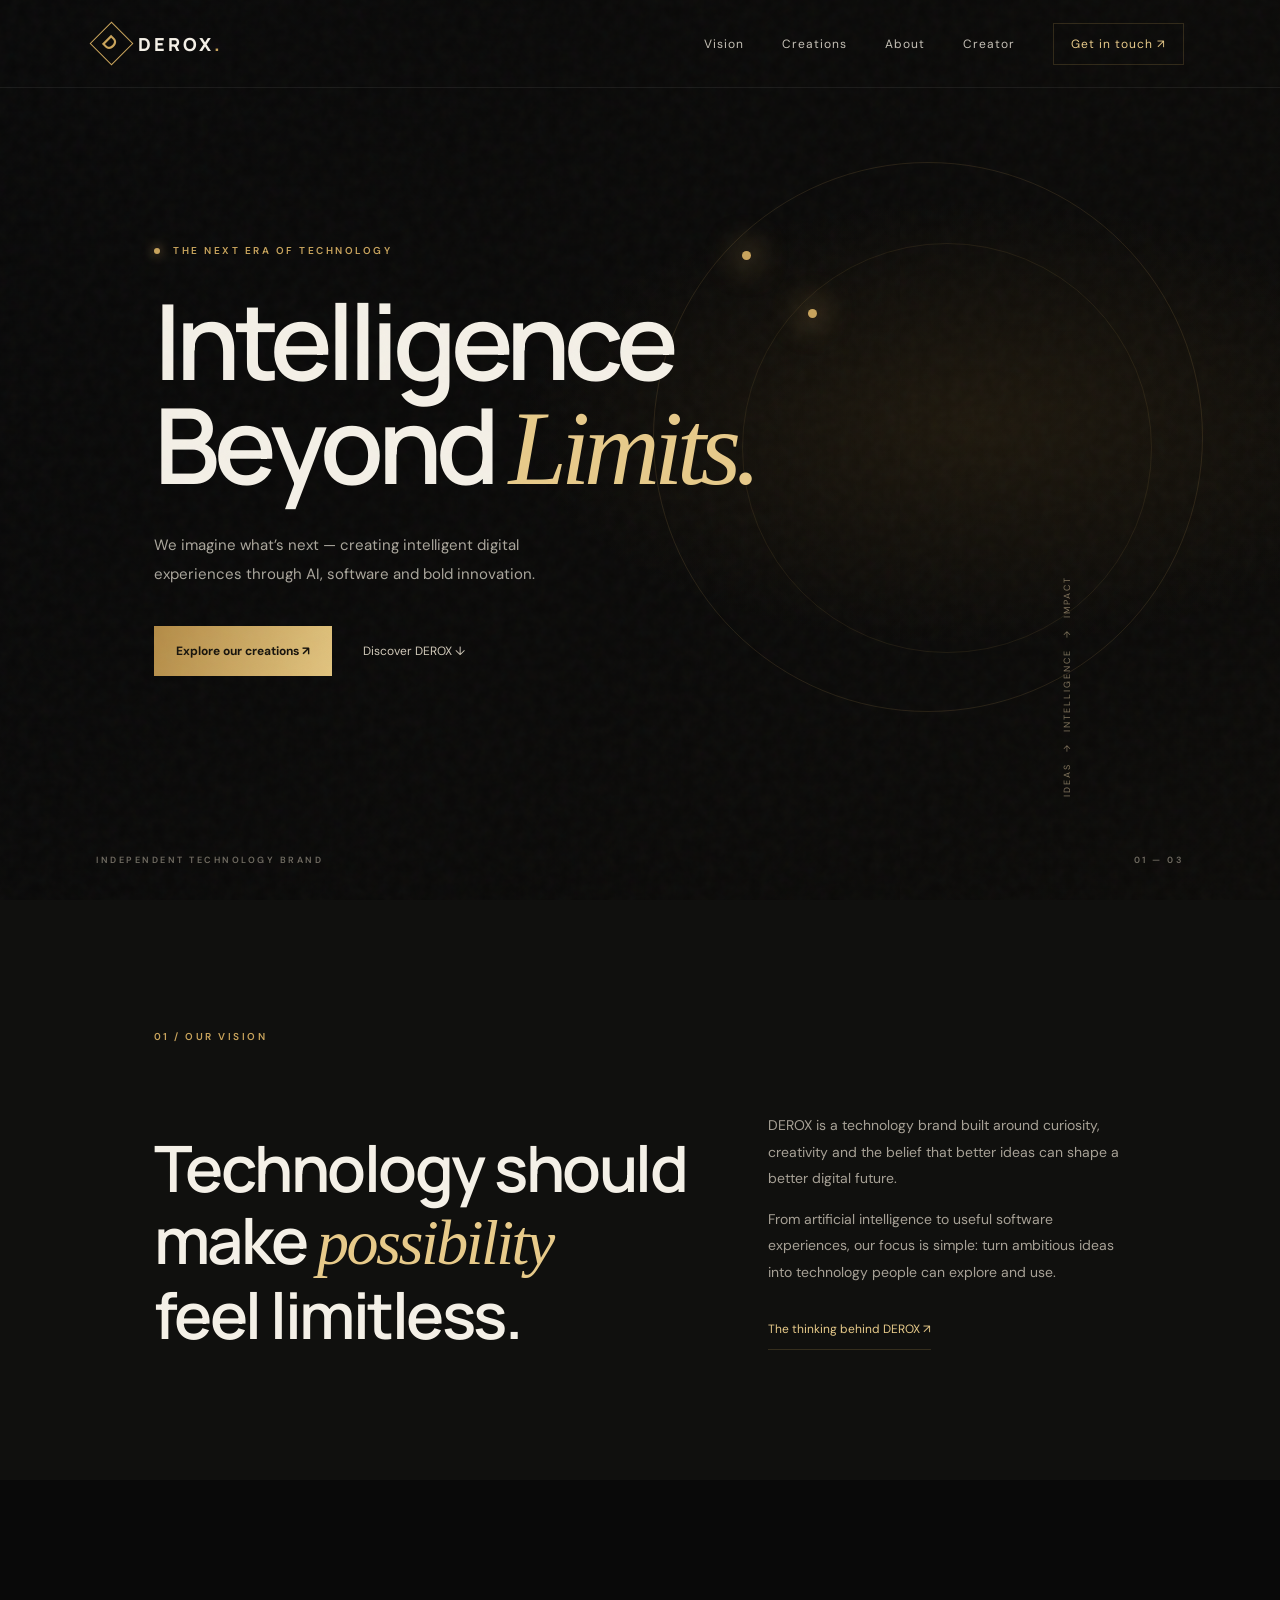
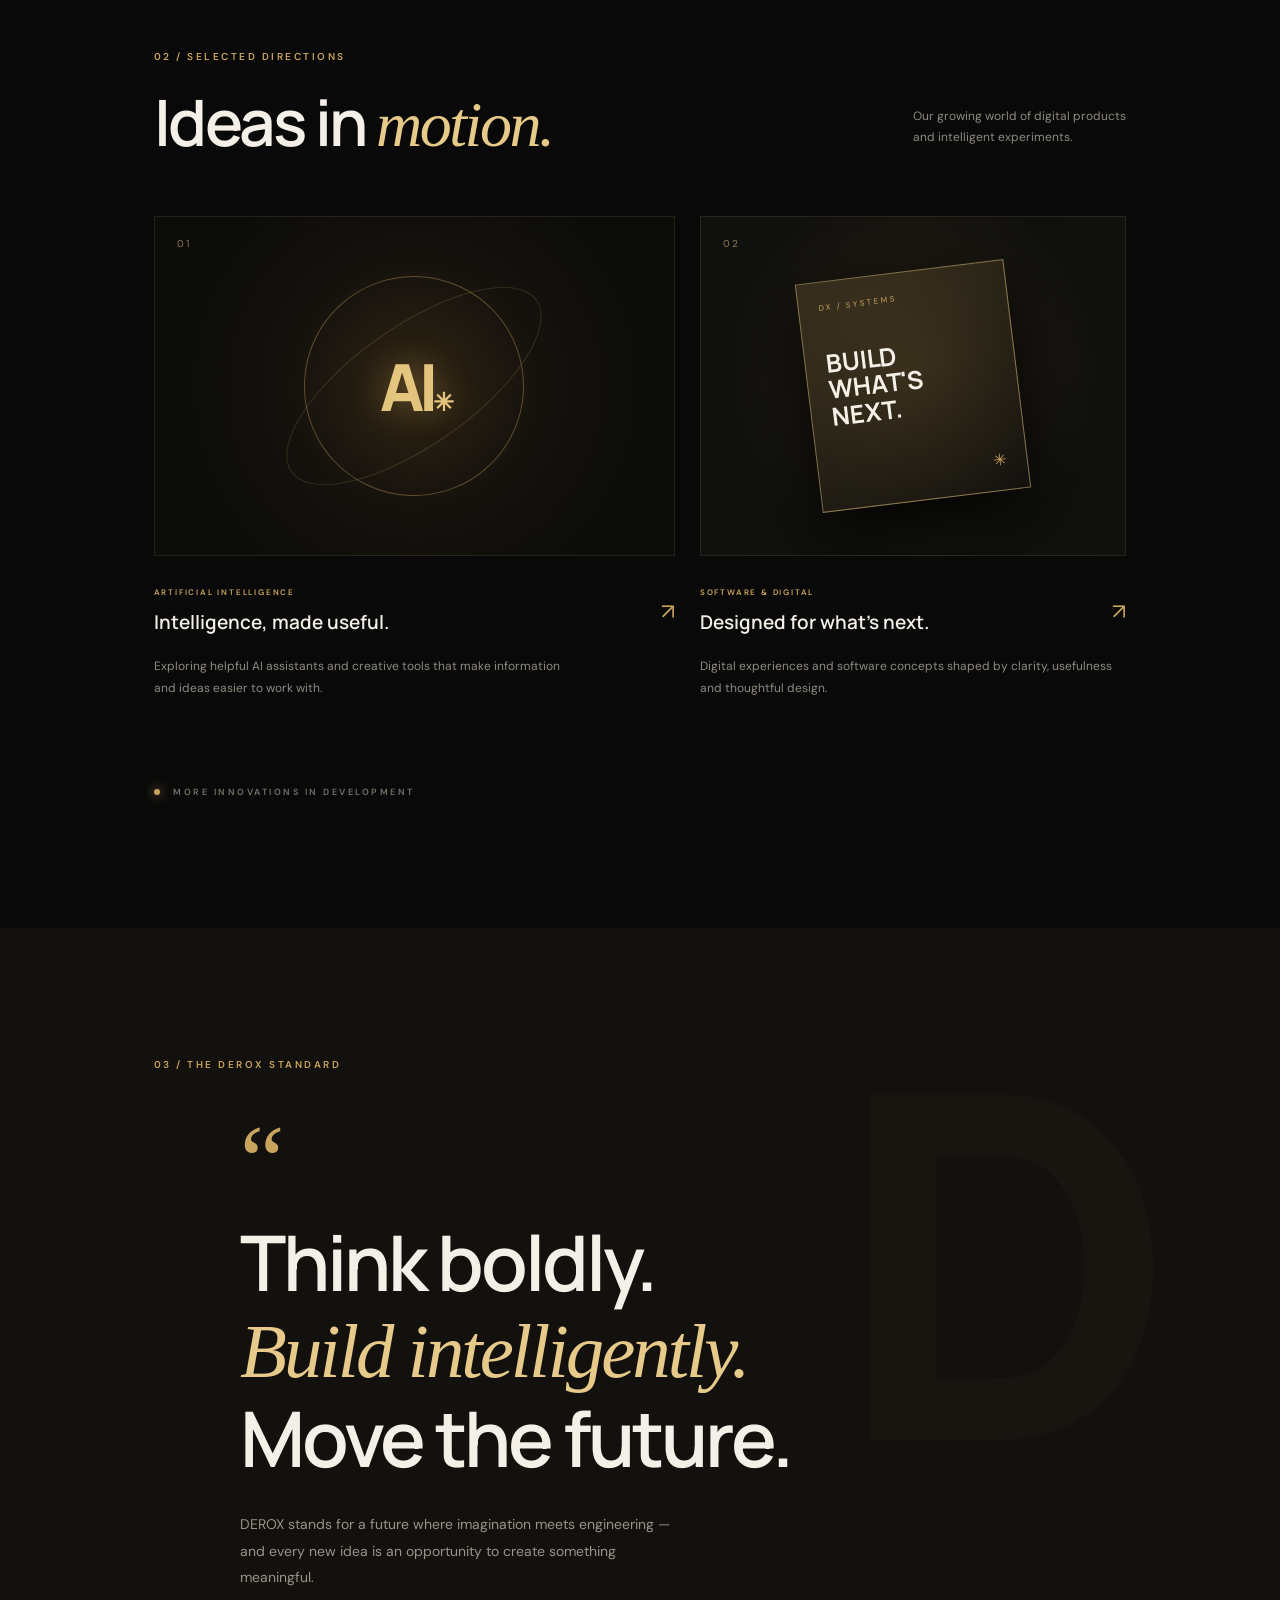
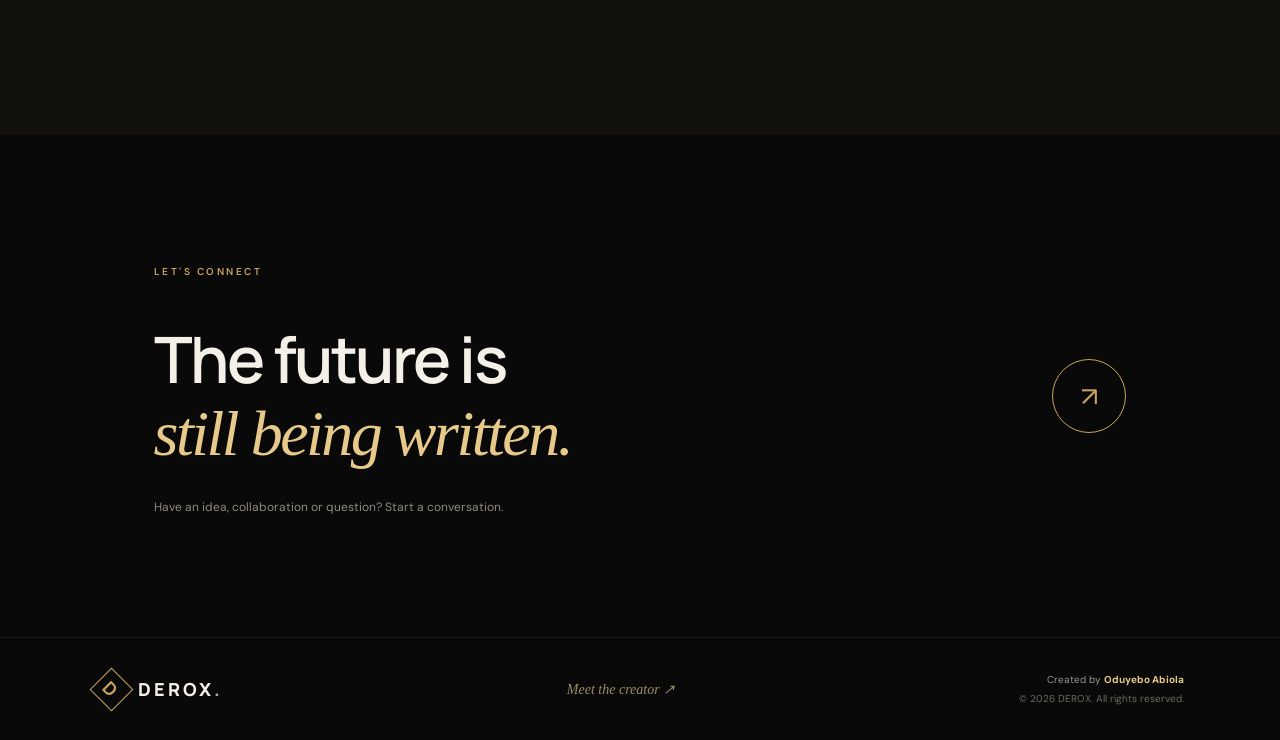
<file: index.html>
<!doctype html>
<html lang="en"><head>
<meta charset="utf-8"><meta name="viewport" content="width=device-width,initial-scale=1">
<title>DEROX — Intelligence Beyond Limits</title>
<meta name="description" content="DEROX is a technology brand exploring artificial intelligence, software and digital innovation. Discover our AI creations and technology projects.">
<meta name="keywords" content="DEROX, artificial intelligence, AI creations, technology, software, digital innovation">
<meta name="author" content="Oduyebo Abiola"><meta name="robots" content="index,follow"><meta name="theme-color" content="#090909">
<meta property="og:type" content="website"><meta property="og:title" content="DEROX — Intelligence Beyond Limits"><meta property="og:description" content="A new perspective on AI, software and technology."><meta property="og:site_name" content="DEROX">
<link rel="canonical" href="https://inventorbl4ze.github.io/DEROX/">
<link rel="icon" href="favicon.svg" type="image/svg+xml"><link rel="stylesheet" href="style.css">
</head><body><div class="grain"></div>
<header class="topbar"><a class="brand" href="#home"><span class="brand-mark">D</span><span>DEROX<span class="gold">.</span></span></a><nav><a href="#vision">Vision</a><a href="#work">Creations</a><a href="#about">About</a><a href="creator.html">Creator</a><a class="nav-cta" href="mailto:hello@derox.tech">Get in touch ↗</a></nav></header>
<main>
<section class="hero" id="home"><div class="hero-orbit"></div><div class="hero-orbit orbit-two"></div><div class="hero-content"><p class="eyebrow"><span class="live-dot"></span> THE NEXT ERA OF TECHNOLOGY</p><h1>Intelligence<br>Beyond <em>Limits.</em></h1><p class="hero-copy">We imagine what’s next — creating intelligent digital experiences through AI, software and bold innovation.</p><div class="hero-actions"><a class="button button-gold" href="#work">Explore our creations ↗</a><a class="text-link" href="#vision">Discover DEROX ↓</a></div></div><div class="hero-stamp">IDEAS　→　INTELLIGENCE　→　IMPACT</div><div class="hero-bottom"><span>INDEPENDENT TECHNOLOGY BRAND</span><span>01 — 03</span></div></section>
<section class="intro section" id="vision"><div class="section-kicker">01 / OUR VISION</div><div class="intro-grid"><h2>Technology should<br>make <em>possibility</em><br>feel limitless.</h2><div class="intro-text"><p>DEROX is a technology brand built around curiosity, creativity and the belief that better ideas can shape a better digital future.</p><p>From artificial intelligence to useful software experiences, our focus is simple: turn ambitious ideas into technology people can explore and use.</p><a class="under-link" href="#about">The thinking behind DEROX ↗</a></div></div></section>
<section class="work section" id="work"><div class="section-heading"><div><div class="section-kicker">02 / SELECTED DIRECTIONS</div><h2>Ideas in <em>motion.</em></h2></div><p>Our growing world of digital products<br>and intelligent experiments.</p></div><div class="project-grid">
<article class="project-card"><div class="project-art art-ai"><div class="ai-core">AI<span>✳</span></div><div class="art-ring"></div><div class="art-ring ring-b"></div><span class="art-index">01</span></div><div class="project-meta"><div><span class="project-type">ARTIFICIAL INTELLIGENCE</span><h3>Intelligence, made useful.</h3></div><span class="project-arrow">↗</span></div><p>Exploring helpful AI assistants and creative tools that make information and ideas easier to work with.</p></article>
<article class="project-card"><div class="project-art art-digital"><div class="glass-card"><span>DX / SYSTEMS</span><strong>BUILD<br>WHAT'S<br>NEXT.</strong><i>✳</i></div><span class="art-index">02</span></div><div class="project-meta"><div><span class="project-type">SOFTWARE & DIGITAL</span><h3>Designed for what’s next.</h3></div><span class="project-arrow">↗</span></div><p>Digital experiences and software concepts shaped by clarity, usefulness and thoughtful design.</p></article>
</div><div class="coming-soon"><span class="live-dot"></span> MORE INNOVATIONS IN DEVELOPMENT</div></section>
<section class="manifesto section" id="about"><div class="section-kicker">03 / THE DEROX STANDARD</div><div class="manifesto-content"><span class="quote-mark">“</span><h2>Think boldly.<br><em>Build intelligently.</em><br>Move the future.</h2><p>DEROX stands for a future where imagination meets engineering — and every new idea is an opportunity to create something meaningful.</p></div></section>
<section class="contact section"><div class="section-kicker">LET'S CONNECT</div><div class="contact-row"><h2>The future is<br><em>still being written.</em></h2><a class="round-link" href="mailto:hello@derox.tech">↗</a></div><p class="contact-note">Have an idea, collaboration or question? Start a conversation.</p></section>
</main><footer><a class="brand" href="#home"><span class="brand-mark">D</span><span>DEROX<span class="gold">.</span></span></a><div class="footer-center"><a href="creator.html">Meet the creator ↗</a></div><div class="footer-right">Created by <strong>Oduyebo Abiola</strong><br><span>© <span id="year">2026</span> DEROX. All rights reserved.</span></div></footer>
<script>document.getElementById('year').textContent=new Date().getFullYear()</script></body></html>
</file>
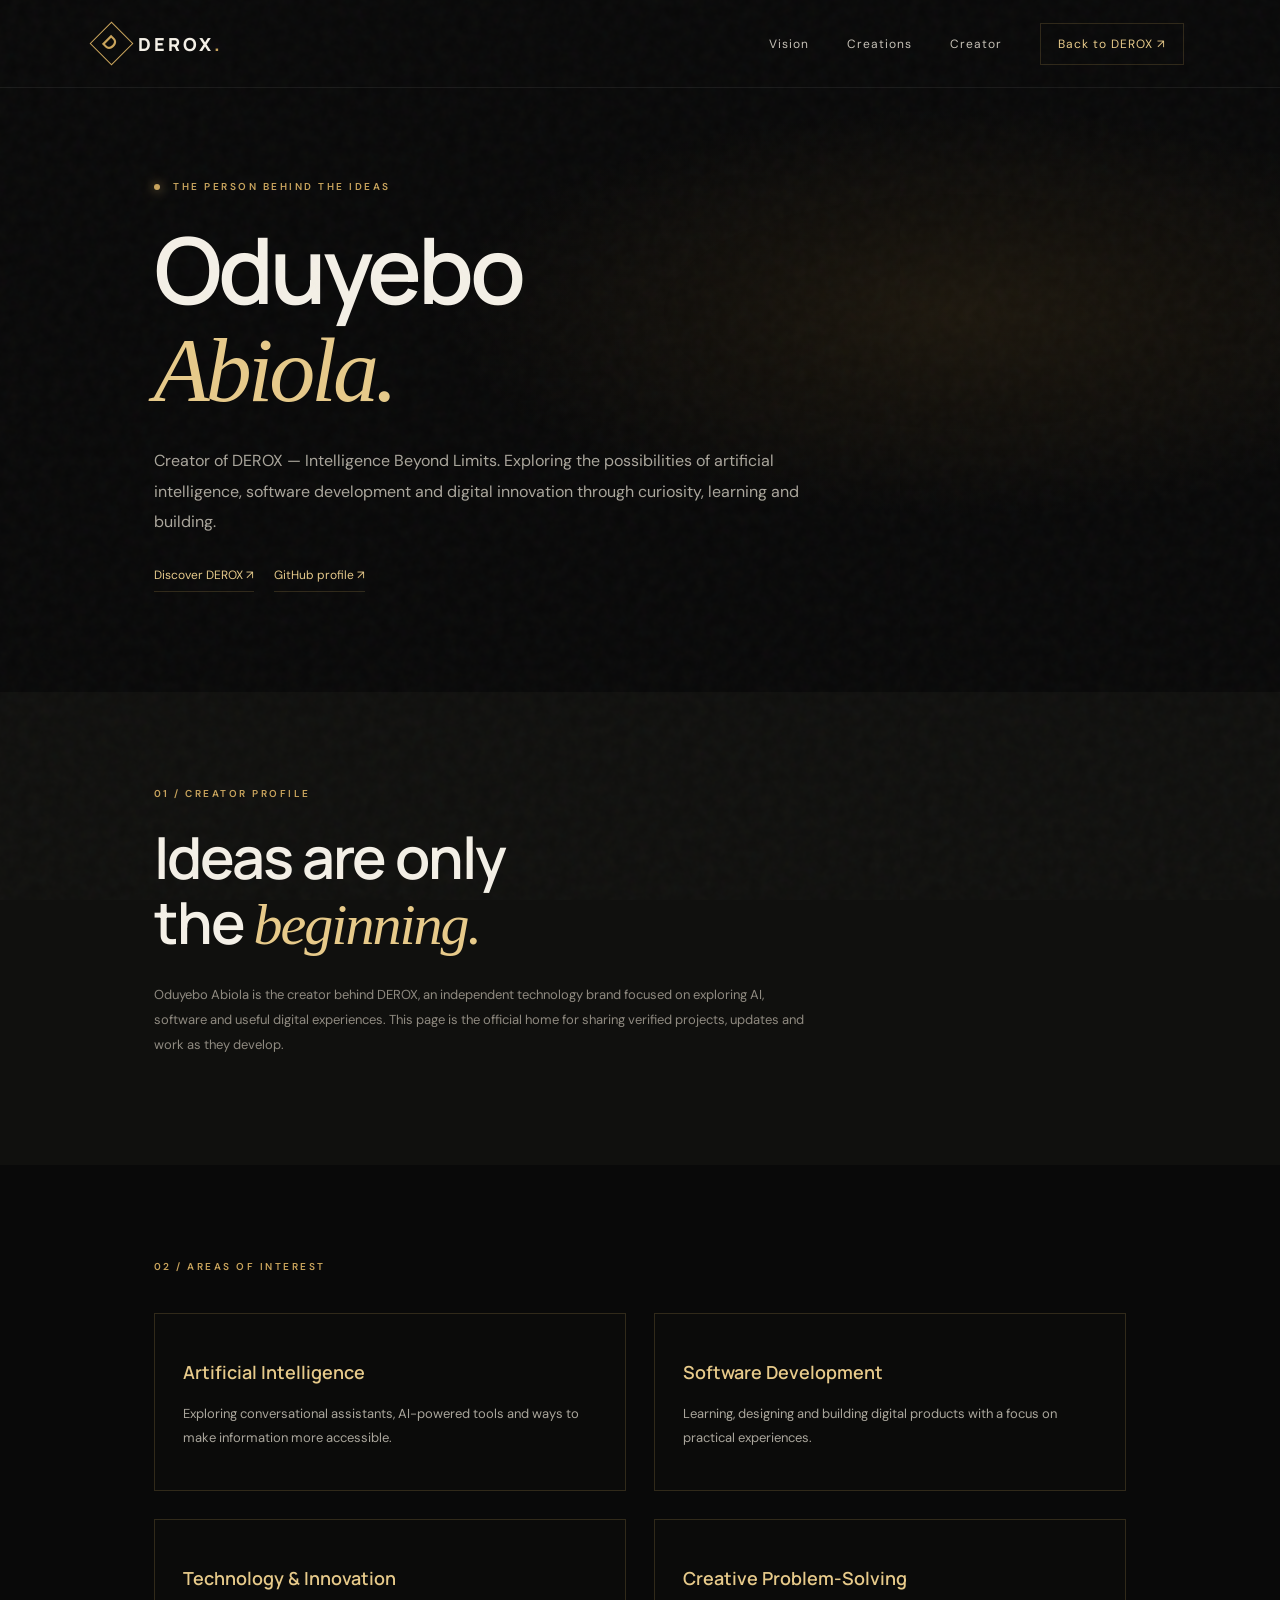
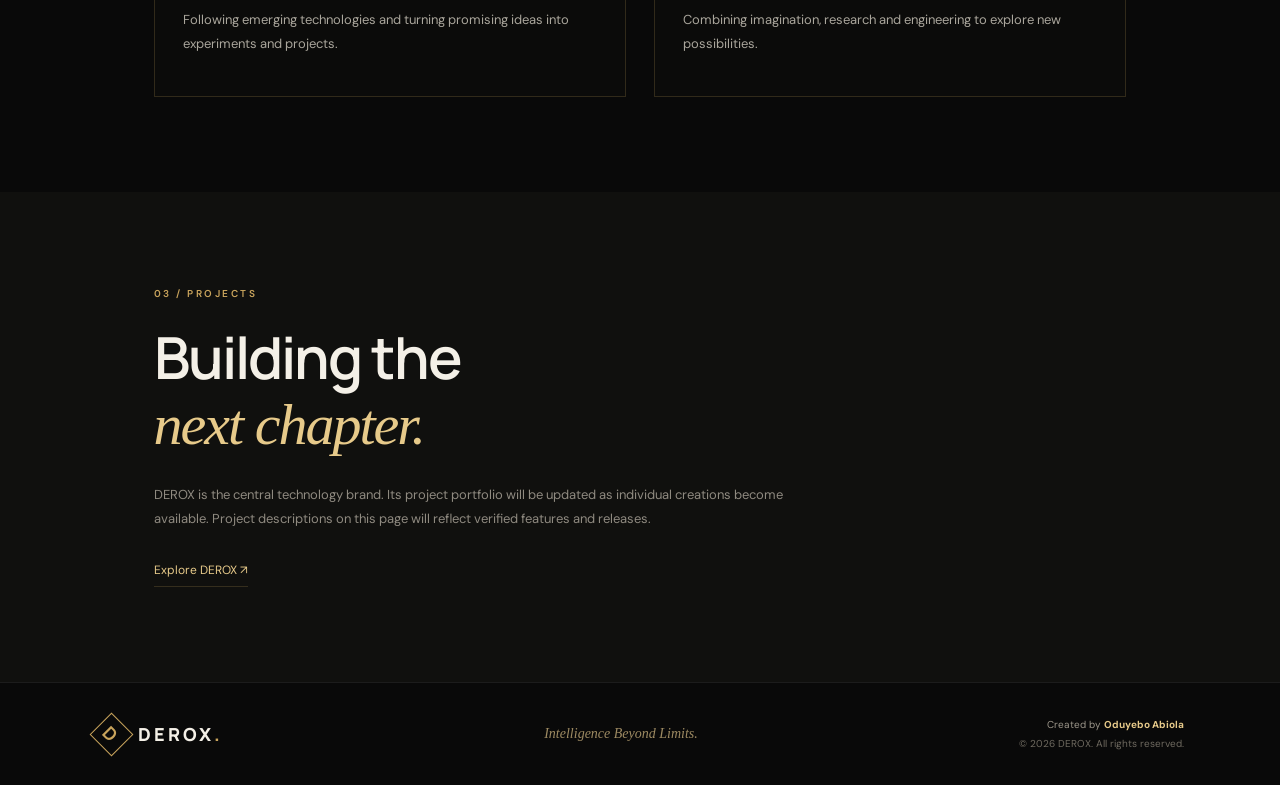
<file: creator.html>
<!doctype html>
<html lang="en">
<head>
<meta charset="utf-8"><meta name="viewport" content="width=device-width,initial-scale=1">
<title>Oduyebo Abiola | Creator, Developer & Founder of DEROX</title>
<meta name="description" content="Meet Oduyebo Abiola, creator of DEROX, exploring artificial intelligence, software development and digital innovation.">
<meta name="author" content="Oduyebo Abiola"><meta name="robots" content="index,follow">
<link rel="canonical" href="https://inventorbl4ze.github.io/DEROX/creator.html">
<meta property="og:title" content="Oduyebo Abiola | DEROX"><meta property="og:description" content="Creator of DEROX — Intelligence Beyond Limits.">
<link rel="icon" href="favicon.svg" type="image/svg+xml"><link rel="stylesheet" href="style.css">
<style>
.creator-hero{min-height:650px;padding:170px 12% 100px;background:radial-gradient(ellipse at 75% 45%,#99702a22,transparent 38%),#090909}
.creator-hero h1{font:600 clamp(48px,8vw,92px)/1.05 Manrope,sans-serif;letter-spacing:-4px;margin:28px 0}
.creator-hero h1 em,.creator-section h2 em{font-family:Georgia,serif;color:var(--gold2);font-weight:400}
.creator-lead{max-width:650px;color:#aaa69c;line-height:1.9;font-size:16px}
.creator-section{padding:95px 12%;background:#10100e}
.creator-section h2{font:600 clamp(34px,5vw,58px)/1.12 Manrope,sans-serif;letter-spacing:-2px;margin:25px 0}
.creator-grid{display:grid;grid-template-columns:1fr 1fr;gap:28px;margin-top:40px}
.creator-card{border:1px solid var(--line);padding:28px;background:#0b0b0a}
.creator-card h3{font:600 18px Manrope;color:var(--gold2)}
.creator-card p{font-size:13px;color:#aaa69c;line-height:1.8}
.creator-note{color:#8f8a80;font-size:13px;line-height:1.9;max-width:650px}
.creator-links{display:flex;gap:20px;flex-wrap:wrap;margin-top:30px}
.creator-links a{border-bottom:1px solid var(--line);padding-bottom:8px;color:var(--gold2);font-size:12px}
@media(max-width:760px){.creator-hero{padding:135px 7% 85px;min-height:590px}.creator-section{padding:75px 7%}.creator-grid{grid-template-columns:1fr}.creator-hero h1{letter-spacing:-2px}}
</style>
</head>
<body><div class="grain"></div>
<header class="topbar"><a class="brand" href="index.html"><span class="brand-mark">D</span><span>DEROX<span class="gold">.</span></span></a><nav><a href="index.html#vision">Vision</a><a href="index.html#work">Creations</a><a href="#profile">Creator</a><a class="nav-cta" href="index.html">Back to DEROX ↗</a></nav></header>
<main>
<section class="creator-hero" id="profile"><p class="eyebrow"><span class="live-dot"></span> THE PERSON BEHIND THE IDEAS</p><h1>Oduyebo<br><em>Abiola.</em></h1><p class="creator-lead">Creator of DEROX — Intelligence Beyond Limits. Exploring the possibilities of artificial intelligence, software development and digital innovation through curiosity, learning and building.</p><div class="creator-links"><a href="index.html">Discover DEROX ↗</a><a href="https://github.com/inventorbl4ze" target="_blank" rel="noopener">GitHub profile ↗</a></div></section>
<section class="creator-section"><div class="section-kicker">01 / CREATOR PROFILE</div><h2>Ideas are only<br>the <em>beginning.</em></h2><p class="creator-note">Oduyebo Abiola is the creator behind DEROX, an independent technology brand focused on exploring AI, software and useful digital experiences. This page is the official home for sharing verified projects, updates and work as they develop.</p></section>
<section class="creator-section" style="background:#090909"><div class="section-kicker">02 / AREAS OF INTEREST</div><div class="creator-grid"><article class="creator-card"><h3>Artificial Intelligence</h3><p>Exploring conversational assistants, AI-powered tools and ways to make information more accessible.</p></article><article class="creator-card"><h3>Software Development</h3><p>Learning, designing and building digital products with a focus on practical experiences.</p></article><article class="creator-card"><h3>Technology & Innovation</h3><p>Following emerging technologies and turning promising ideas into experiments and projects.</p></article><article class="creator-card"><h3>Creative Problem-Solving</h3><p>Combining imagination, research and engineering to explore new possibilities.</p></article></div></section>
<section class="creator-section"><div class="section-kicker">03 / PROJECTS</div><h2>Building the<br><em>next chapter.</em></h2><p class="creator-note">DEROX is the central technology brand. Its project portfolio will be updated as individual creations become available. Project descriptions on this page will reflect verified features and releases.</p><div class="creator-links"><a href="index.html#work">Explore DEROX ↗</a></div></section>
</main>
<footer><a class="brand" href="index.html"><span class="brand-mark">D</span><span>DEROX<span class="gold">.</span></span></a><div class="footer-center">Intelligence Beyond Limits.</div><div class="footer-right">Created by <strong>Oduyebo Abiola</strong><br><span>© 2026 DEROX. All rights reserved.</span></div></footer>
</body></html>
</file>
<file: style.css>
@import url('https://fonts.googleapis.com/css2?family=DM+Sans:wght@400;500;600;700&family=Manrope:wght@400;500;600;700;800&display=swap');
:root{--bg:#090909;--gold:#c9a45c;--gold2:#e7ca8a;--white:#f4f0e7;--line:rgba(201,164,92,.2)}*{box-sizing:border-box}html{scroll-behavior:smooth}body{margin:0;background:var(--bg);color:var(--white);font-family:'DM Sans',sans-serif;overflow-x:hidden}a{color:inherit;text-decoration:none}.grain{position:fixed;inset:0;pointer-events:none;opacity:.035;z-index:5;background-image:url("data:image/svg+xml,%3Csvg xmlns='http://www.w3.org/2000/svg' viewBox='0 0 100 100'%3E%3Cfilter id='n'%3E%3CfeTurbulence type='fractalNoise' baseFrequency='.8' numOctaves='3'/%3E%3C/filter%3E%3Crect width='100%25' height='100%25' filter='url(%23n)'/%3E%3C/svg%3E")}
.topbar{height:88px;padding:0 7.5%;display:flex;align-items:center;justify-content:space-between;border-bottom:1px solid #ffffff12;position:absolute;top:0;width:100%;z-index:10}.brand{display:flex;align-items:center;gap:11px;font:800 18px Manrope,sans-serif;letter-spacing:3px}.brand-mark{width:31px;height:31px;border:1px solid var(--gold);color:var(--gold);display:grid;place-items:center;font:700 18px Manrope;transform:rotate(45deg)}.gold{color:var(--gold)}nav{display:flex;align-items:center;gap:38px;color:#c5c0b6;font-size:12px;letter-spacing:1px}nav a:hover,.text-link:hover{color:var(--gold2)}.nav-cta{border:1px solid var(--line);padding:12px 17px;color:var(--gold2)}
.hero{min-height:790px;height:100vh;max-height:1000px;position:relative;display:flex;align-items:center;padding:110px 12% 100px;overflow:hidden;background:radial-gradient(ellipse at 76% 47%,#99702a22,transparent 33%),linear-gradient(115deg,#090909,#0c0b09)}.hero-content{position:relative;z-index:2;max-width:690px}.eyebrow,.section-kicker,.project-type,.hero-bottom,.coming-soon{font-size:10px;letter-spacing:2.5px;color:var(--gold);font-weight:600}.live-dot{display:inline-block;width:6px;height:6px;border-radius:50%;background:var(--gold);box-shadow:0 0 12px var(--gold);margin-right:9px}.hero h1{font:600 clamp(58px,8.2vw,112px)/.99 Manrope,sans-serif;letter-spacing:-6px;margin:31px 0}.hero h1 em,.intro h2 em,.section-heading h2 em,.manifesto h2 em,.contact h2 em{font-family:Georgia,serif;font-weight:400;color:var(--gold2)}.hero-copy{max-width:440px;color:#aaa69c;line-height:1.9;font-size:15px}.hero-actions{display:flex;align-items:center;gap:31px;margin-top:38px}.button{padding:17px 22px;font-size:12px;font-weight:700}.button-gold{background:linear-gradient(110deg,#b38b46,#e2c47f);color:#17130c}.text-link{font-size:12px;color:#d1c9b9}.hero-orbit{position:absolute;border:1px solid #c9a45c24;border-radius:50%;width:550px;height:550px;right:6%;top:18%}.orbit-two{width:410px;height:410px;right:10%;top:27%;border-color:#c9a45c1a}.hero-orbit:after{content:"";position:absolute;width:9px;height:9px;border-radius:50%;background:var(--gold);top:16%;left:16%;box-shadow:0 0 30px 8px #c9a45c59}.hero-stamp{position:absolute;right:8%;bottom:23%;font-size:9px;letter-spacing:2px;color:#81745c;transform:rotate(-90deg)}.hero-bottom{position:absolute;bottom:34px;left:7.5%;right:7.5%;display:flex;justify-content:space-between;color:#6f6a60;font-size:9px}
.section{padding:130px 12%}.intro{background:#10100e}.intro-grid{display:grid;grid-template-columns:1.2fr .8fr;gap:8%;align-items:end;margin-top:55px}.intro h2,.section-heading h2,.contact h2{font:600 clamp(38px,5vw,65px)/1.12 Manrope,sans-serif;letter-spacing:-2.5px;margin:0}.intro-text{color:#a7a196;font-size:14px;line-height:1.9;max-width:440px}.under-link{display:inline-block;color:var(--gold2);font-size:12px;margin-top:18px;border-bottom:1px solid var(--line);padding-bottom:9px}.work{background:#090909}.section-heading{display:flex;justify-content:space-between;align-items:end;margin:40px 0 55px}.section-heading h2{margin-top:23px}.section-heading>p{color:#8f8a80;font-size:12px;line-height:1.8}.project-grid{display:grid;grid-template-columns:1.1fr .9fr;gap:25px}.project-art{height:340px;position:relative;overflow:hidden;background:#12110e;border:1px solid #c9a45c22}.art-ai{background:radial-gradient(circle,#302514,#15120d 40%,#0c0c0b 75%)}.ai-core{position:absolute;left:50%;top:50%;transform:translate(-50%,-50%);font:800 65px Manrope;color:#e4c57e;letter-spacing:-5px;text-shadow:0 0 35px #c9a45c73}.ai-core span{font-size:25px}.art-ring{position:absolute;border:1px solid #c9a45c66;border-radius:50%;width:220px;height:220px;left:50%;top:50%;transform:translate(-50%,-50%) rotate(25deg)}.ring-b{width:300px;height:120px;transform:translate(-50%,-50%) rotate(-35deg);border-color:#c9a45c33}.art-index{position:absolute;top:20px;left:22px;color:#8f7a51;font-size:10px;letter-spacing:2px}.art-digital{background:radial-gradient(circle at 50% 45%,#302718,#10100e 68%);display:grid;place-items:center}.glass-card{width:210px;height:230px;border:1px solid #e2c47f80;background:linear-gradient(145deg,#c9a45c29,#0002);padding:20px;display:flex;flex-direction:column;justify-content:space-between;transform:rotate(-7deg);box-shadow:0 20px 70px #000}.glass-card span,.glass-card i{color:var(--gold)}.glass-card span{font-size:8px;letter-spacing:2px}.glass-card strong{font:700 25px/1.05 Manrope}.glass-card i{font-style:normal;align-self:end}.project-meta{display:flex;justify-content:space-between;align-items:center;margin-top:23px}.project-type{font-size:8px;letter-spacing:1.8px}.project-meta h3{font:600 19px Manrope;margin:9px 0}.project-arrow{color:var(--gold);font-size:22px}.project-card>p{font-size:12px;line-height:1.8;color:#8f8a80;max-width:430px}.coming-soon{margin-top:75px;color:#777064;font-size:9px}
.manifesto{background:#12110e;position:relative;overflow:hidden}.manifesto:after{content:"D";position:absolute;font:800 480px Manrope;color:#c9a45c08;right:8%;top:0}.manifesto-content{max-width:800px;margin:65px auto 0;position:relative;z-index:1}.quote-mark{font:100px Georgia;color:var(--gold);line-height:.5}.manifesto h2{font:600 clamp(44px,6vw,78px)/1.12 Manrope;letter-spacing:-3px;margin:20px 0 30px}.manifesto-content p{max-width:430px;color:#999388;font-size:14px;line-height:1.9}.contact{padding-bottom:110px}.contact-row{display:flex;justify-content:space-between;align-items:center;margin-top:45px}.round-link{width:74px;height:74px;border:1px solid var(--gold);border-radius:50%;display:grid;place-items:center;color:var(--gold);font-size:27px}.contact-note{color:#8f8a80;font-size:12px;margin-top:30px}footer{padding:32px 7.5%;border-top:1px solid #ffffff14;display:flex;align-items:center;justify-content:space-between}.footer-center{font:italic 14px Georgia;color:#9d8a62}.footer-right{text-align:right;font-size:10px;line-height:1.9;color:#9d978b}.footer-right strong{color:var(--gold2)}.footer-right span{color:#6f6a60}
@media(max-width:760px){.topbar{height:72px;padding:0 6%}nav{gap:15px;font-size:10px}nav a:nth-child(1),nav a:nth-child(3){display:none}.nav-cta{padding:10px}.hero{min-height:720px;padding:120px 7% 100px}.hero h1{font-size:64px;letter-spacing:-4px}.hero-orbit{width:340px;height:340px;right:-25%;top:36%}.orbit-two{width:250px;height:250px;right:-12%;top:42%}.hero-stamp{display:none}.hero-bottom{left:7%;right:7%;font-size:8px}.section{padding:90px 7%}.intro-grid{grid-template-columns:1fr;gap:30px;margin-top:35px}.intro h2,.section-heading h2,.contact h2{font-size:43px}.section-heading{display:block;margin:30px 0}.section-heading>p{margin-top:20px}.project-grid{grid-template-columns:1fr;gap:45px}.project-art{height:290px}.manifesto-content{margin-top:55px}.manifesto h2{font-size:48px}.contact-row{align-items:end}.round-link{width:55px;height:55px;flex-shrink:0}footer{padding:28px 7%;flex-wrap:wrap;gap:22px}.footer-center{display:none}.footer-right{font-size:9px}}@media(max-width:390px){.hero h1{font-size:54px}.hero-actions{gap:18px}.button{padding:15px 13px}.text-link{font-size:10px}.nav-cta{font-size:9px}}
</file>
